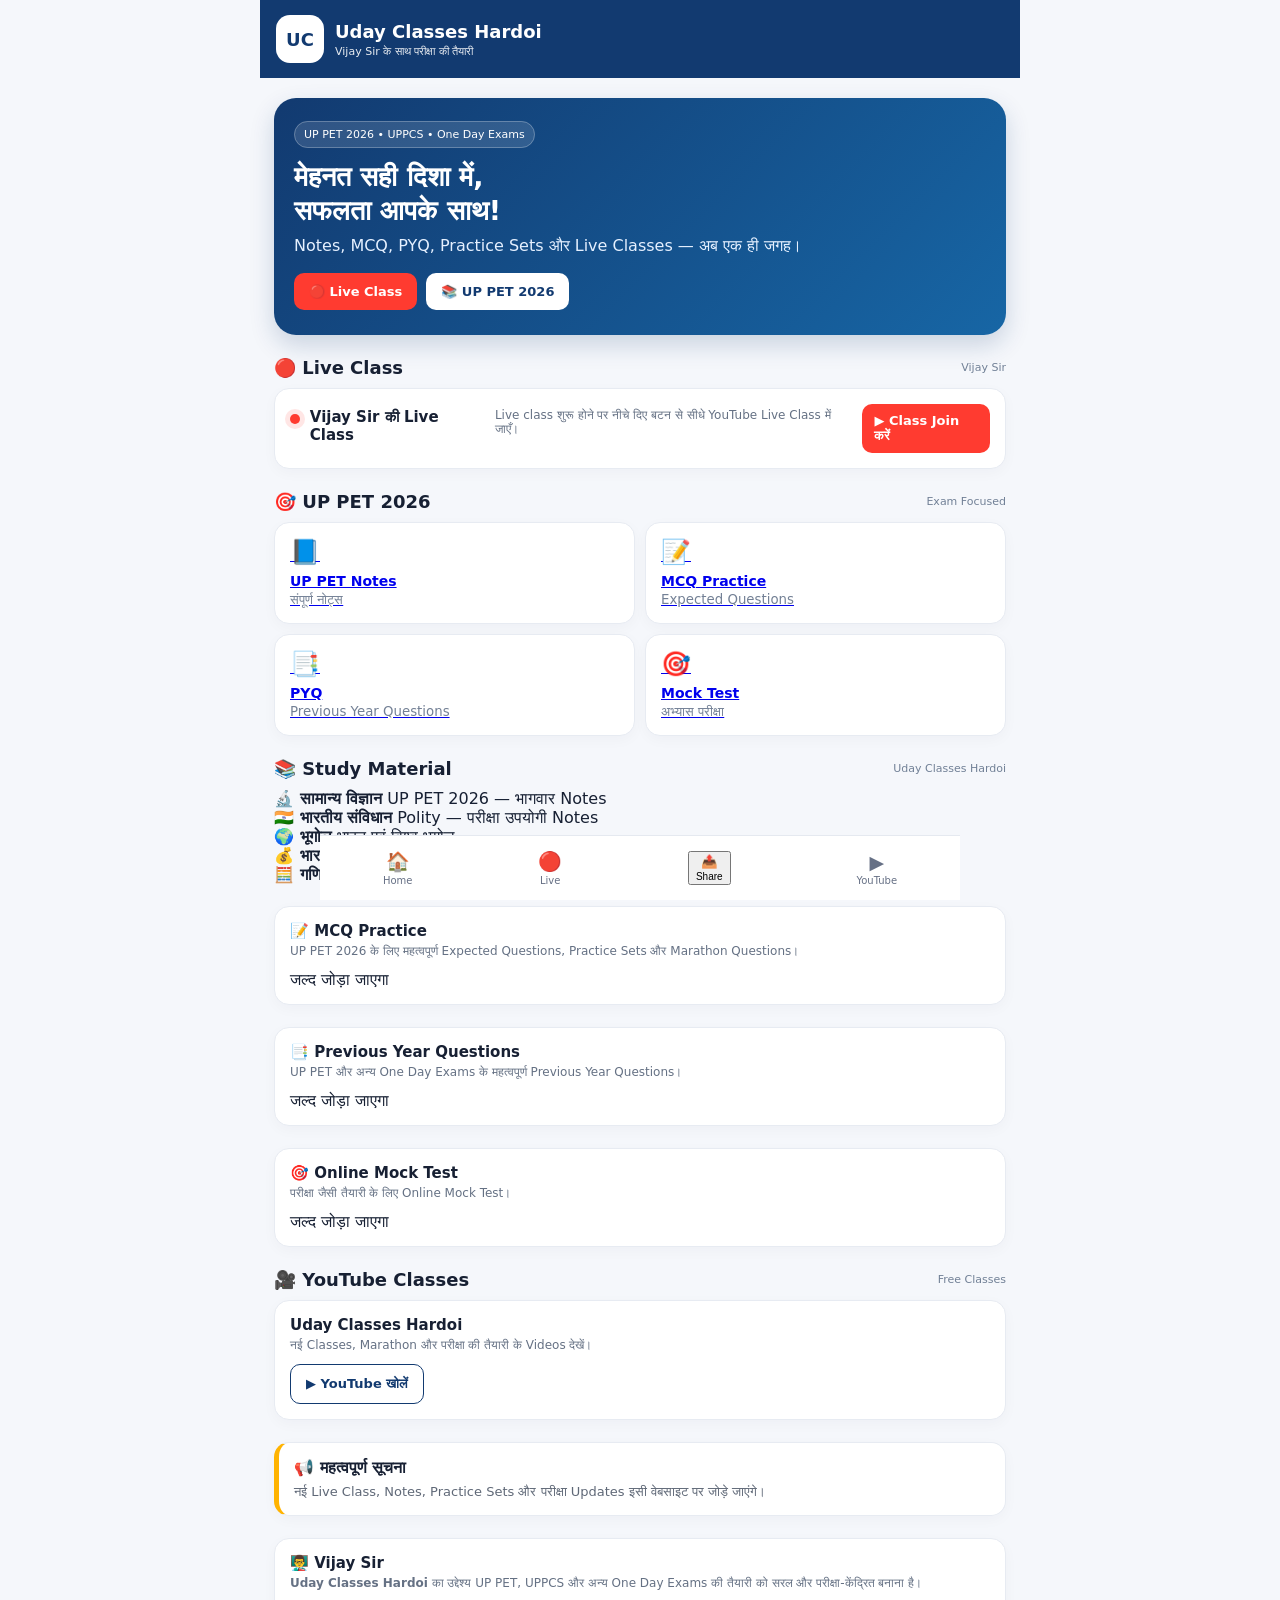
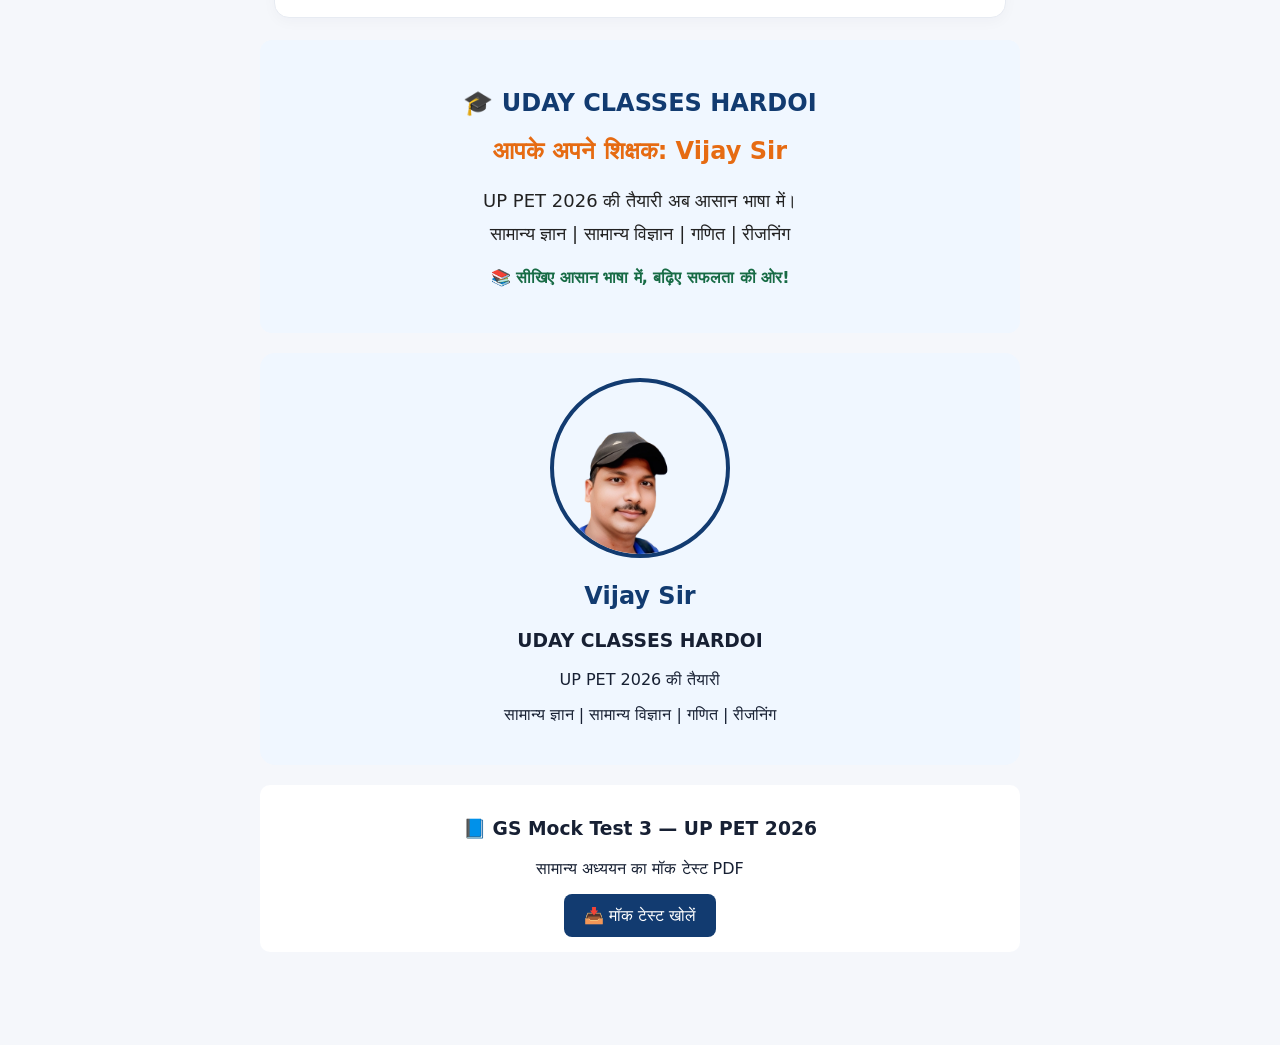
<file: index.html>
<!DOCTYPE html>
<html lang="hi">
<head>
<meta charset="UTF-8">
<meta name="viewport" content="width=device-width,initial-scale=1,viewport-fit=cover">
<meta name="theme-color" content="#123a70">
<link rel="manifest" href="manifest.json">
<link rel="stylesheet" href="style.css">
<title>Uday Classes Hardoi | Vijay Sir</title>
</head>

<body>

<header class="top">
  <div class="brand">
    <div class="logo">UC</div>
    <div>
      <h1>Uday Classes Hardoi</h1>
      <p>Vijay Sir के साथ परीक्षा की तैयारी</p>
    </div>
  </div>
  <button class="install" id="installBtn" hidden>📲 ऐप इंस्टॉल करें</button>
</header>

<section class="hero">
  <span class="tag">UP PET 2026 • UPPCS • One Day Exams</span>

  <h2>मेहनत सही दिशा में,<br>सफलता आपके साथ!</h2>

  <p>
    Notes, MCQ, PYQ, Practice Sets और Live Classes —
    अब एक ही जगह।
  </p>

  <div class="actions">
    <a href="#live" class="btn primary">🔴 Live Class</a>
    <a href="#pet" class="btn light">📚 UP PET 2026</a>
  </div>
</section>

<main>

<!-- LIVE CLASS -->
<section class="section" id="live">

  <div class="sectionHead">
    <h2>🔴 Live Class</h2>
    <span>Vijay Sir</span>
  </div>

  <div class="card livecard">

    <div>
      <div class="liveDot"></div>

      <h3>Vijay Sir की Live Class</h3>

      <p>
        Live class शुरू होने पर नीचे दिए बटन से सीधे
        YouTube Live Class में जाएँ।
      </p>
    </div>

    <a
      class="btn primary small"
      href="https://www.youtube.com/results?search_query=Uday+Classes+Hardoi"
      target="_blank"
      rel="noopener">
      ▶️ Class Join करें
    </a>

  </div>

</section>


<!-- UP PET -->
<section class="section" id="pet">

  <div class="sectionHead">
    <h2>🎯 UP PET 2026</h2>
    <span>Exam Focused</span>
  </div>

  <div class="grid">

    <a class="subject" href="#notes">
      📘
      <b>UP PET Notes</b>
      <small>संपूर्ण नोट्स</small>
    </a>

    <a class="subject" href="#mcq">
      📝
      <b>MCQ Practice</b>
      <small>Expected Questions</small>
    </a>

    <a class="subject" href="#pyq">
      📑
      <b>PYQ</b>
      <small>Previous Year Questions</small>
    </a>

    <a class="subject" href="#mock">
      🎯
      <b>Mock Test</b>
      <small>अभ्यास परीक्षा</small>
    </a>

  </div>

</section>


<!-- STUDY MATERIAL -->
<section class="section" id="notes">

  <div class="sectionHead">
    <h2>📚 Study Material</h2>
    <span>Uday Classes Hardoi</span>
  </div>

  <div class="materialList">

    <div class="material">
      <b>🔬 सामान्य विज्ञान</b>
      <span>UP PET 2026 — भागवार Notes</span>
    </div>

    <div class="material">
      <b>🇮🇳 भारतीय संविधान</b>
      <span>Polity — परीक्षा उपयोगी Notes</span>
    </div>

    <div class="material">
      <b>🌍 भूगोल</b>
      <span>भारत एवं विश्व भूगोल</span>
    </div>

    <div class="material">
      <b>💰 भारतीय अर्थव्यवस्था</b>
      <span>Exam Oriented Notes</span>
    </div>

    <div class="material">
      <b>🧮 गणित एवं रीजनिंग</b>
      <span>Practice Sets एवं PYQ</span>
    </div>

  </div>

</section>


<!-- MCQ -->
<section class="section" id="mcq">

  <div class="card highlight">

    <h3>📝 MCQ Practice</h3>

    <p>
      UP PET 2026 के लिए महत्वपूर्ण Expected Questions,
      Practice Sets और Marathon Questions।
    </p>

    <span class="coming">जल्द जोड़ा जाएगा</span>

  </div>

</section>


<!-- PYQ -->
<section class="section" id="pyq">

  <div class="card">

    <h3>📑 Previous Year Questions</h3>

    <p>
      UP PET और अन्य One Day Exams के महत्वपूर्ण
      Previous Year Questions।
    </p>

    <span class="coming">जल्द जोड़ा जाएगा</span>

  </div>

</section>


<!-- MOCK TEST -->
<section class="section" id="mock">

  <div class="card">

    <h3>🎯 Online Mock Test</h3>

    <p>
      परीक्षा जैसी तैयारी के लिए Online Mock Test।
    </p>

    <span class="coming">जल्द जोड़ा जाएगा</span>

  </div>

</section>


<!-- YOUTUBE -->
<section class="section">

  <div class="sectionHead">
    <h2>🎥 YouTube Classes</h2>
    <span>Free Classes</span>
  </div>

  <div class="card">

    <h3>Uday Classes Hardoi</h3>

    <p>
      नई Classes, Marathon और परीक्षा की तैयारी के
      Videos देखें।
    </p>

    <a
      class="btn outline"
      href="https://www.youtube.com/results?search_query=Uday+Classes+Hardoi"
      target="_blank"
      rel="noopener">
      ▶️ YouTube खोलें
    </a>

  </div>

</section>


<!-- NOTICE -->
<section class="section">

  <div class="notice">

    <b>📢 महत्वपूर्ण सूचना</b>

    <p>
      नई Live Class, Notes, Practice Sets और
      परीक्षा Updates इसी वेबसाइट पर जोड़े जाएंगे।
    </p>

  </div>

</section>


<!-- ABOUT -->
<section class="section">

  <div class="card">

    <h3>👨‍🏫 Vijay Sir</h3>

    <p>
      <strong>Uday Classes Hardoi</strong> का उद्देश्य
      UP PET, UPPCS और अन्य One Day Exams की
      तैयारी को सरल और परीक्षा-केंद्रित बनाना है।
    </p>

  </div>

</section>

</main>


<!-- BOTTOM MENU -->
<nav class="bottom">

  <a href="#">
    🏠
    <span>Home</span>
  </a>

  <a href="#live">
    🔴
    <span>Live</span>
  </a>

  <button id="bottomShare">
    📤
    <span>Share</span>
  </button>

  <a
    href="https://www.youtube.com/results?search_query=Uday+Classes+Hardoi"
    target="_blank"
    rel="noopener">

    ▶️
    <span>YouTube</span>

  </a>

</nav>


<div class="toast" id="toast"></div>

<script src="app.js"></script>
  
<!-- Uday Classes Hardoi: Teacher Introduction -->
<section style="padding:30px 15px;text-align:center;background:#f0f7ff;border-radius:12px;margin:20px auto;max-width:900px;">
  <h1 style="color:#123b70;">🎓 UDAY CLASSES HARDOI</h1>
  <h2 style="color:#e66b12;">आपके अपने शिक्षक: Vijay Sir</h2>
  <p style="font-size:18px;color:#222;line-height:1.8;">
    UP PET 2026 की तैयारी अब आसान भाषा में।<br>
    सामान्य ज्ञान | सामान्य विज्ञान | गणित | रीजनिंग
  </p>
  <p style="font-weight:bold;color:#176b45;">
    📚 सीखिए आसान भाषा में, बढ़िए सफलता की ओर!
  </p>
</section>
  <section style="text-align:center;padding:25px;background:#f0f7ff;margin:20px auto;border-radius:15px;max-width:900px;">
  <img src="IMG_20260714_181232.png" alt="Vijay Sir - Uday Classes Hardoi" style="width:180px;height:180px;object-fit:cover;border-radius:50%;border:4px solid #123b70;">
  <h2 style="color:#123b70;">Vijay Sir</h2>
  <h3>UDAY CLASSES HARDOI</h3>
  <p>UP PET 2026 की तैयारी</p>
  <p>सामान्य ज्ञान | सामान्य विज्ञान | गणित | रीजनिंग</p>
</section>
  <div style="background:#ffffff; padding:15px; margin:15px 0; border-radius:10px; text-align:center;">
  <h3>📘 GS Mock Test 3 — UP PET 2026</h3>
  <p>सामान्य अध्ययन का मॉक टेस्ट PDF</p>
  <a href="gs-mock-test-3.html" style="display:inline-block; background:#123b70; color:white; padding:12px 20px; border-radius:8px; text-decoration:none;">
    📥 मॉक टेस्ट खोलें
  </a>
</div>
</body>
</html>
</file>
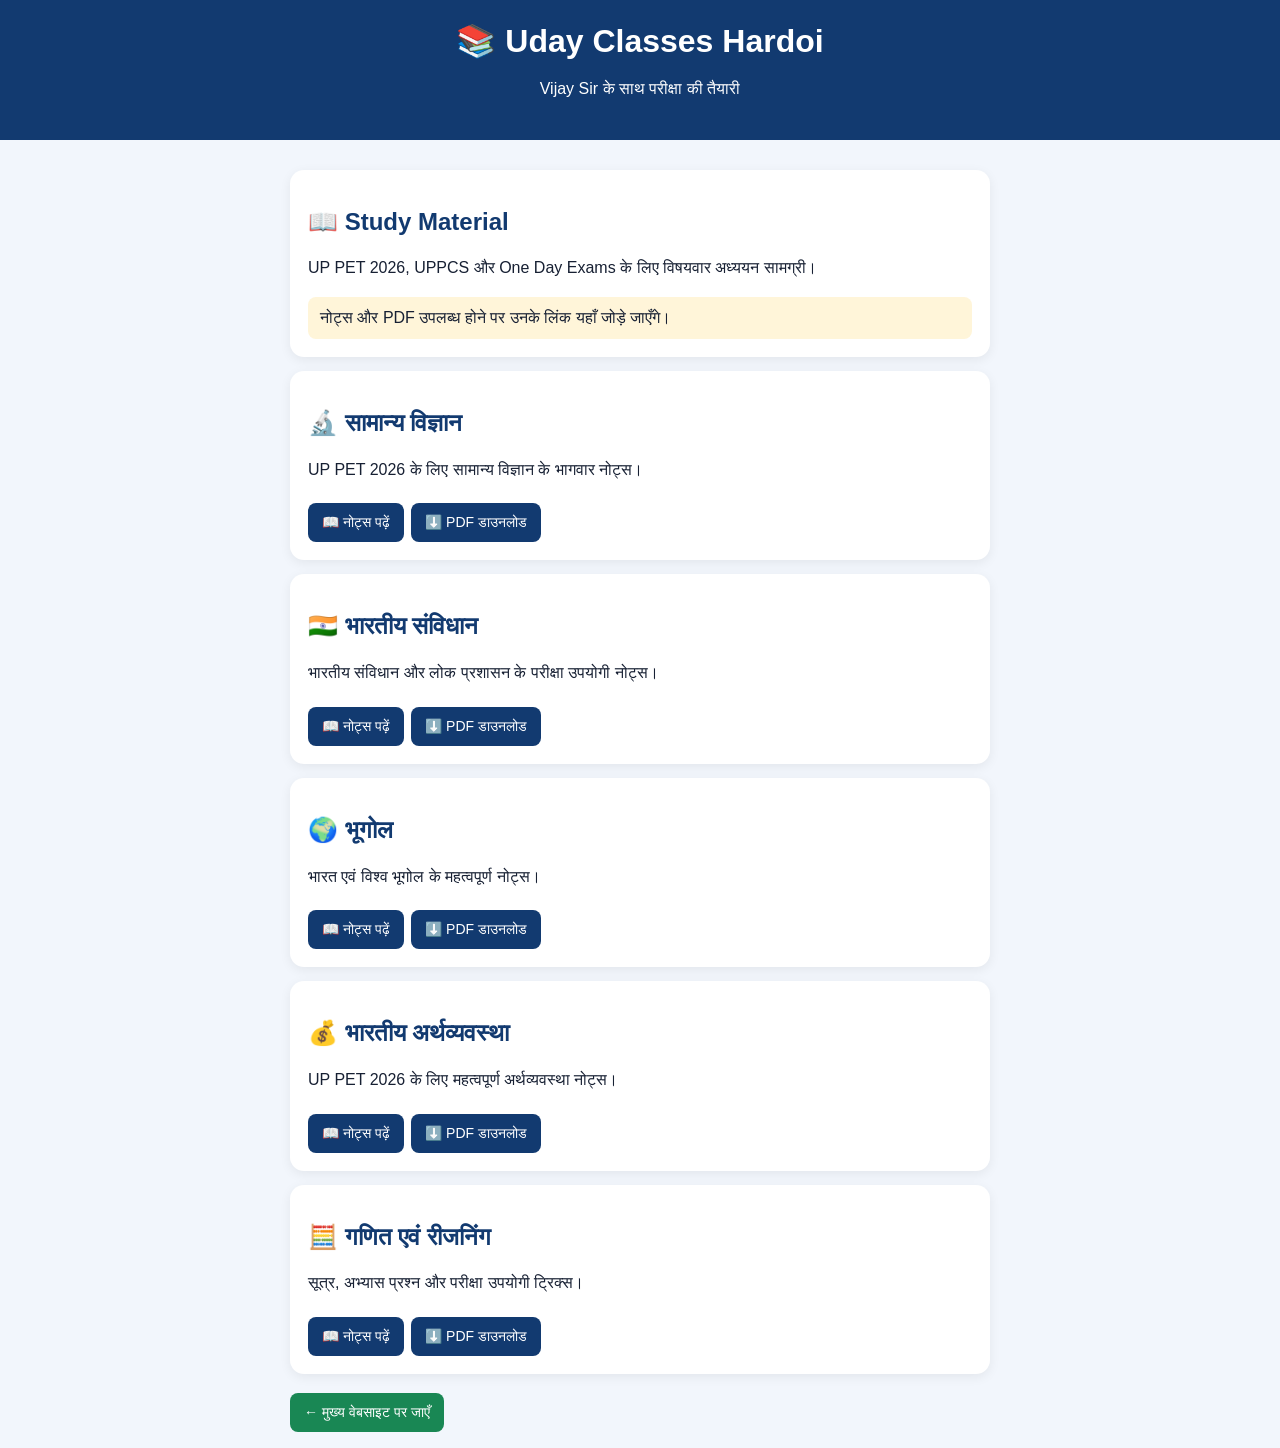
<file: notes/index.html>
<!DOCTYPE html>
<html lang="hi">
<head>
<meta charset="UTF-8">
<meta name="viewport" content="width=device-width, initial-scale=1">
<title>Study Material | Uday Classes Hardoi</title>

<style>
body {
  font-family: Arial, sans-serif;
  background: #f2f6fc;
  margin: 0;
  color: #172033;
}
header {
  background: #123a70;
  color: white;
  text-align: center;
  padding: 22px 12px;
}
header h1 { margin: 0 0 8px; }
main {
  max-width: 700px;
  margin: auto;
  padding: 16px;
}
.card {
  background: white;
  padding: 18px;
  margin: 14px 0;
  border-radius: 14px;
  box-shadow: 0 3px 12px #0001;
}
h2 { color: #123a70; }
p { line-height: 1.6; }
button, .btn {
  display: inline-block;
  padding: 11px 14px;
  margin: 5px 3px 0 0;
  border: 0;
  border-radius: 8px;
  background: #123a70;
  color: white;
  text-decoration: none;
  font-size: 14px;
}
.back { background: #198754; }
.note {
  background: #fff5d9;
  padding: 12px;
  border-radius: 8px;
}
</style>
</head>

<body>

<header>
  <h1>📚 Uday Classes Hardoi</h1>
  <p>Vijay Sir के साथ परीक्षा की तैयारी</p>
</header>

<main>

<div class="card">
  <h2>📖 Study Material</h2>
  <p>UP PET 2026, UPPCS और One Day Exams के लिए विषयवार अध्ययन सामग्री।</p>
  <div class="note">
    नोट्स और PDF उपलब्ध होने पर उनके लिंक यहाँ जोड़े जाएँगे।
  </div>
</div>

<div class="card">
  <h2>🔬 सामान्य विज्ञान</h2>
  <p>UP PET 2026 के लिए सामान्य विज्ञान के भागवार नोट्स।</p>
  <button onclick="alert('सामान्य विज्ञान के नोट्स का लिंक जल्द जोड़ा जाएगा।')">
    📖 नोट्स पढ़ें
  </button>
  <button onclick="alert('PDF उपलब्ध होने पर डाउनलोड लिंक जोड़ा जाएगा।')">
    ⬇️ PDF डाउनलोड
  </button>
</div>

<div class="card">
  <h2>🇮🇳 भारतीय संविधान</h2>
  <p>भारतीय संविधान और लोक प्रशासन के परीक्षा उपयोगी नोट्स।</p>
  <button onclick="alert('भारतीय संविधान के नोट्स का लिंक जल्द जोड़ा जाएगा।')">
    📖 नोट्स पढ़ें
  </button>
  <button onclick="alert('PDF उपलब्ध होने पर डाउनलोड लिंक जोड़ा जाएगा।')">
    ⬇️ PDF डाउनलोड
  </button>
</div>

<div class="card">
  <h2>🌍 भूगोल</h2>
  <p>भारत एवं विश्व भूगोल के महत्वपूर्ण नोट्स।</p>
  <button onclick="alert('भूगोल के नोट्स का लिंक जल्द जोड़ा जाएगा।')">
    📖 नोट्स पढ़ें
  </button>
  <button onclick="alert('PDF उपलब्ध होने पर डाउनलोड लिंक जोड़ा जाएगा।')">
    ⬇️ PDF डाउनलोड
  </button>
</div>

<div class="card">
  <h2>💰 भारतीय अर्थव्यवस्था</h2>
  <p>UP PET 2026 के लिए महत्वपूर्ण अर्थव्यवस्था नोट्स।</p>
  <button onclick="alert('अर्थव्यवस्था के नोट्स का लिंक जल्द जोड़ा जाएगा।')">
    📖 नोट्स पढ़ें
  </button>
  <button onclick="alert('PDF उपलब्ध होने पर डाउनलोड लिंक जोड़ा जाएगा।')">
    ⬇️ PDF डाउनलोड
  </button>
</div>

<div class="card">
  <h2>🧮 गणित एवं रीजनिंग</h2>
  <p>सूत्र, अभ्यास प्रश्न और परीक्षा उपयोगी ट्रिक्स।</p>
  <button onclick="alert('गणित एवं रीजनिंग के नोट्स का लिंक जल्द जोड़ा जाएगा।')">
    📖 नोट्स पढ़ें
  </button>
  <button onclick="alert('PDF उपलब्ध होने पर डाउनलोड लिंक जोड़ा जाएगा।')">
    ⬇️ PDF डाउनलोड
  </button>
</div>

<a class="btn back" href="../index.html">← मुख्य वेबसाइट पर जाएँ</a>

</main>

</body>
</html>
</file>
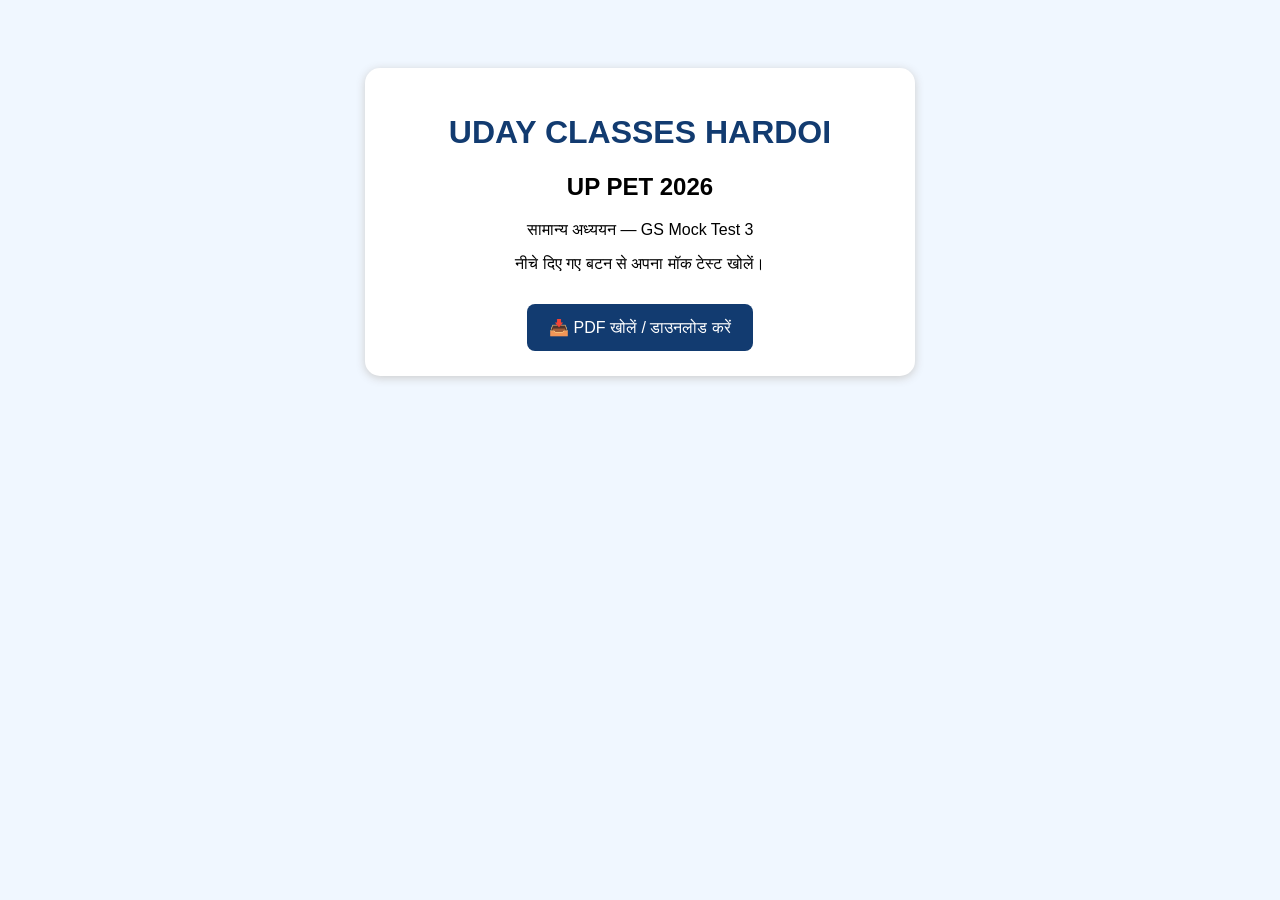
<file: notes/gs-mock-test-3.html>
<!DOCTYPE html>
<html lang="hi">
<head>
<meta charset="UTF-8">
<meta name="viewport" content="width=device-width, initial-scale=1.0">
<title>GS Mock Test 3 | Uday Classes Hardoi</title>
<style>
body {
  font-family: Arial, sans-serif;
  text-align: center;
  background: #f0f7ff;
  padding: 20px;
}
.card {
  background: white;
  max-width: 500px;
  margin: 40px auto;
  padding: 25px;
  border-radius: 15px;
  box-shadow: 0 2px 10px #ccc;
}
h1 { color: #123b70; }
a {
  display: inline-block;
  background: #123b70;
  color: white;
  padding: 14px 22px;
  border-radius: 8px;
  text-decoration: none;
  margin-top: 15px;
}
</style>
</head>
<body>
<div class="card">
  <h1>UDAY CLASSES HARDOI</h1>
  <h2>UP PET 2026</h2>
  <p>सामान्य अध्ययन — GS Mock Test 3</p>
  <p>नीचे दिए गए बटन से अपना मॉक टेस्ट खोलें।</p>
  <a href="../GS-Mock-Test%203.pdf" target="_blank">
    📥 PDF खोलें / डाउनलोड करें
  </a>
</div>
</body>
</html>
</file>
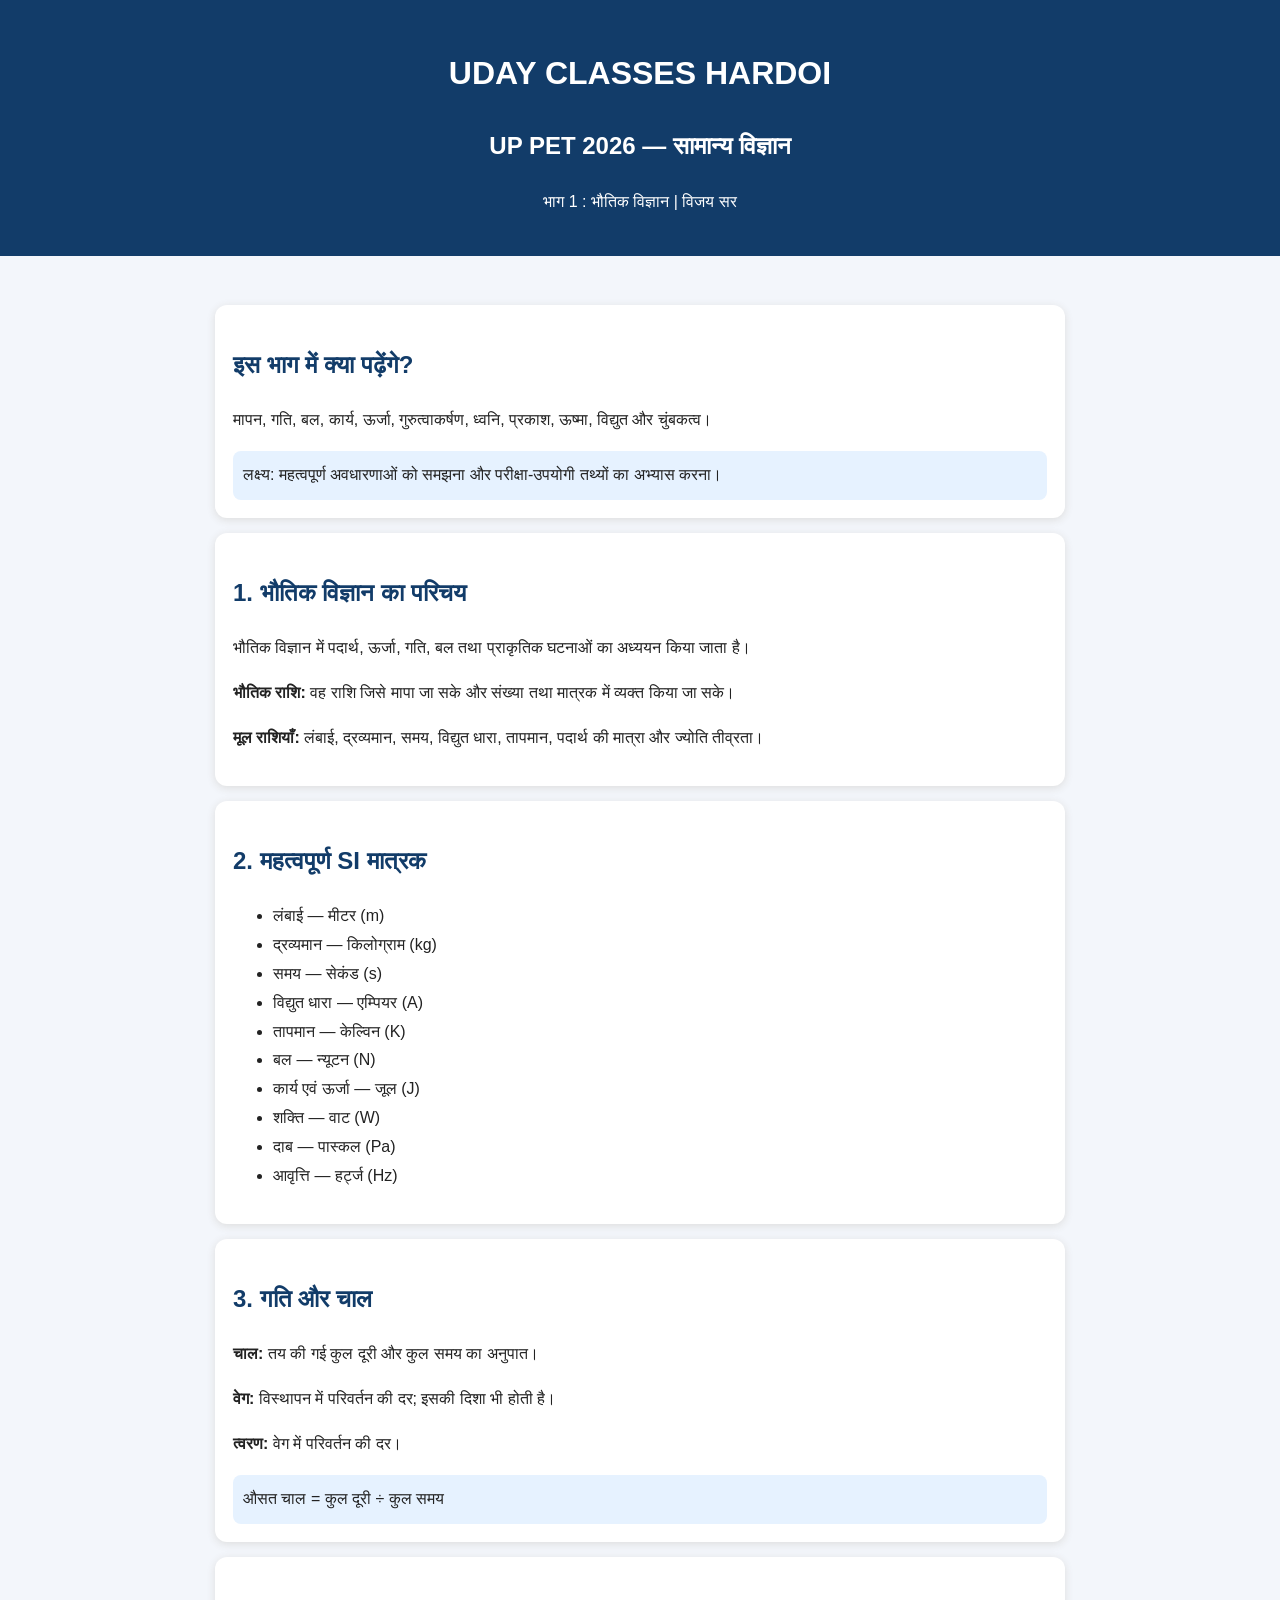
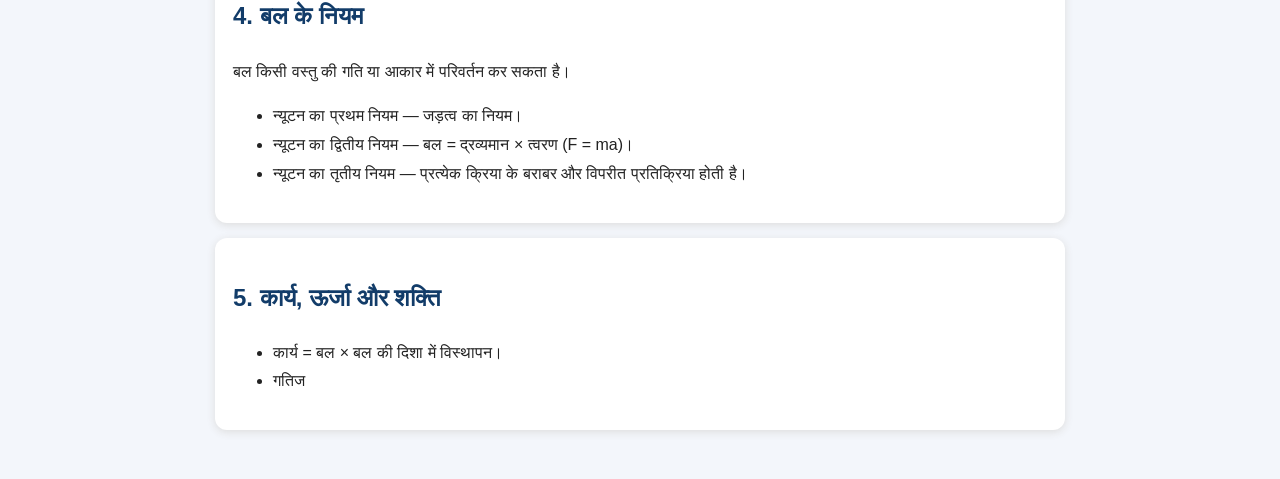
<file: notes/science-part-1.html>
<!DOCTYPE html>
<html lang="hi">
<head>
<meta charset="UTF-8">
<meta name="viewport" content="width=device-width, initial-scale=1.0">
<title>भौतिक विज्ञान | UP PET 2026 | Uday Classes Hardoi</title>
<style>
body{font-family:Arial,sans-serif;background:#f3f6fb;color:#222;line-height:1.8;margin:0}
header{background:#123c69;color:white;text-align:center;padding:24px 12px}
main{max-width:850px;margin:18px auto;padding:16px}
section{background:white;margin:15px 0;padding:18px;border-radius:12px;box-shadow:0 2px 8px #ddd}
h2{color:#123c69}
.badge{background:#e6f2ff;padding:10px;border-radius:8px}
footer{text-align:center;background:#123c69;color:white;padding:16px}
a.button{display:inline-block;background:#087d39;color:white;padding:10px 16px;border-radius:7px;text-decoration:none}
</style>
</head>
<body>
<header>
<h1>UDAY CLASSES HARDOI</h1>
<h2 style="color:white">UP PET 2026 — सामान्य विज्ञान</h2>
<p>भाग 1 : भौतिक विज्ञान | विजय सर</p>
</header>

<main>
<section>
<h2>इस भाग में क्या पढ़ेंगे?</h2>
<p>मापन, गति, बल, कार्य, ऊर्जा, गुरुत्वाकर्षण, ध्वनि, प्रकाश, ऊष्मा, विद्युत और चुंबकत्व।</p>
<div class="badge">लक्ष्य: महत्वपूर्ण अवधारणाओं को समझना और परीक्षा-उपयोगी तथ्यों का अभ्यास करना।</div>
</section>

<section>
<h2>1. भौतिक विज्ञान का परिचय</h2>
<p>भौतिक विज्ञान में पदार्थ, ऊर्जा, गति, बल तथा प्राकृतिक घटनाओं का अध्ययन किया जाता है।</p>
<p><b>भौतिक राशि:</b> वह राशि जिसे मापा जा सके और संख्या तथा मात्रक में व्यक्त किया जा सके।</p>
<p><b>मूल राशियाँ:</b> लंबाई, द्रव्यमान, समय, विद्युत धारा, तापमान, पदार्थ की मात्रा और ज्योति तीव्रता।</p>
</section>

<section>
<h2>2. महत्वपूर्ण SI मात्रक</h2>
<ul>
<li>लंबाई — मीटर (m)</li>
<li>द्रव्यमान — किलोग्राम (kg)</li>
<li>समय — सेकंड (s)</li>
<li>विद्युत धारा — एम्पियर (A)</li>
<li>तापमान — केल्विन (K)</li>
<li>बल — न्यूटन (N)</li>
<li>कार्य एवं ऊर्जा — जूल (J)</li>
<li>शक्ति — वाट (W)</li>
<li>दाब — पास्कल (Pa)</li>
<li>आवृत्ति — हर्ट्ज (Hz)</li>
</ul>
</section>

<section>
<h2>3. गति और चाल</h2>
<p><b>चाल:</b> तय की गई कुल दूरी और कुल समय का अनुपात।</p>
<p><b>वेग:</b> विस्थापन में परिवर्तन की दर; इसकी दिशा भी होती है।</p>
<p><b>त्वरण:</b> वेग में परिवर्तन की दर।</p>
<div class="badge">औसत चाल = कुल दूरी ÷ कुल समय</div>
</section>

<section>
<h2>4. बल के नियम</h2>
<p>बल किसी वस्तु की गति या आकार में परिवर्तन कर सकता है।</p>
<ul>
<li>न्यूटन का प्रथम नियम — जड़त्व का नियम।</li>
<li>न्यूटन का द्वितीय नियम — बल = द्रव्यमान × त्वरण (F = ma)।</li>
<li>न्यूटन का तृतीय नियम — प्रत्येक क्रिया के बराबर और विपरीत प्रतिक्रिया होती है।</li>
</ul>
</section>

<section>
<h2>5. कार्य, ऊर्जा और शक्ति</h2>
<ul>
<li>कार्य = बल × बल की दिशा में विस्थापन।</li>
<li>गतिज
</file>
<file: style.css>
*{box-sizing:border-box}body{margin:0;font-family:system-ui,-apple-system,"Noto Sans Devanagari",sans-serif;background:#f5f7fb;color:#172033;padding-bottom:78px}.top{background:#123a70;color:white;padding:15px 16px;display:flex;align-items:center;justify-content:space-between;gap:10px}.brand{display:flex;align-items:center;gap:11px}.logo{width:48px;height:48px;border-radius:14px;background:#fff;color:#123a70;display:grid;place-items:center;font-weight:900;font-size:18px}.brand h1{font-size:18px;margin:0}.brand p{font-size:11px;margin:3px 0 0;opacity:.9}.install{border:1px solid #fff;background:transparent;color:#fff;border-radius:9px;padding:8px;font-size:12px}.hero{margin:14px;border-radius:22px;padding:25px 20px;background:linear-gradient(135deg,#123a70,#1766a5);color:#fff;box-shadow:0 10px 25px #123a7030}.tag{font-size:11px;background:#ffffff20;border:1px solid #ffffff40;padding:6px 9px;border-radius:20px}.hero h2{font-size:27px;line-height:1.25;margin:18px 0 8px}.hero p{margin:0 0 18px;color:#e5f0ff}.actions{display:flex;gap:9px}.btn{display:inline-block;border:0;border-radius:10px;padding:11px 15px;font-weight:700;text-decoration:none;font-size:13px;cursor:pointer}.primary{background:#ff3b30;color:#fff}.light{background:#fff;color:#123a70}.outline{border:1px solid #123a70;color:#123a70;background:#fff}.small{padding:9px 12px}.section{padding:0 14px;margin:22px 0}.sectionHead{display:flex;justify-content:space-between;align-items:center;margin-bottom:10px}.sectionHead h2{font-size:18px;margin:0}.sectionHead span{font-size:11px;color:#718096}.card,.subject,.notice{background:#fff;border:1px solid #e7ebf2;border-radius:15px;padding:15px;box-shadow:0 4px 14px #15233b08}.livecard{display:flex;align-items:center;justify-content:space-between;gap:10px}.livecard>div{display:flex;gap:10px;align-items:flex-start}.liveDot{width:10px;height:10px;background:#ff3b30;border-radius:50%;margin-top:6px;box-shadow:0 0 0 5px #ff3b3020}.card h3{margin:0 0 4px;font-size:15px}.card p{margin:0 0 12px;font-size:12px;color:#657184}.grid{display:grid;grid-template-columns:1fr 1fr;gap:10px}.subject{text-align:left;border:1px solid #e7ebf2;cursor:pointer}.subject:first-letter{font-size:24px}.subject b,.subject small{display:block}.subject b{margin-top:7px;font-size:14px}.subject small{margin-top:3px;color:#738095}.notice{border-left:5px solid #ffb300}.notice p{font-size:13px;margin:7px 0 0;color:#5f6877}.bottom{position:fixed;bottom:0;left:0;right:0;height:65px;background:#fff;border-top:1px solid #e5e9f0;display:flex;justify-content:space-around;align-items:center;z-index:10}.bottom a{text-decoration:none;color:#667085;text-align:center;font-size:19px}.bottom span{display:block;font-size:10px;margin-top:2px}.toast{position:fixed;left:50%;bottom:85px;transform:translateX(-50%);background:#172033;color:#fff;padding:10px 15px;border-radius:10px;font-size:12px;display:none;z-index:20}.toast.show{display:block}@media(min-width:700px){body{max-width:760px;margin:auto}.bottom{max-width:760px;left:50%;transform:translateX(-50%)}.hero{margin-top:20px}}
</file>
